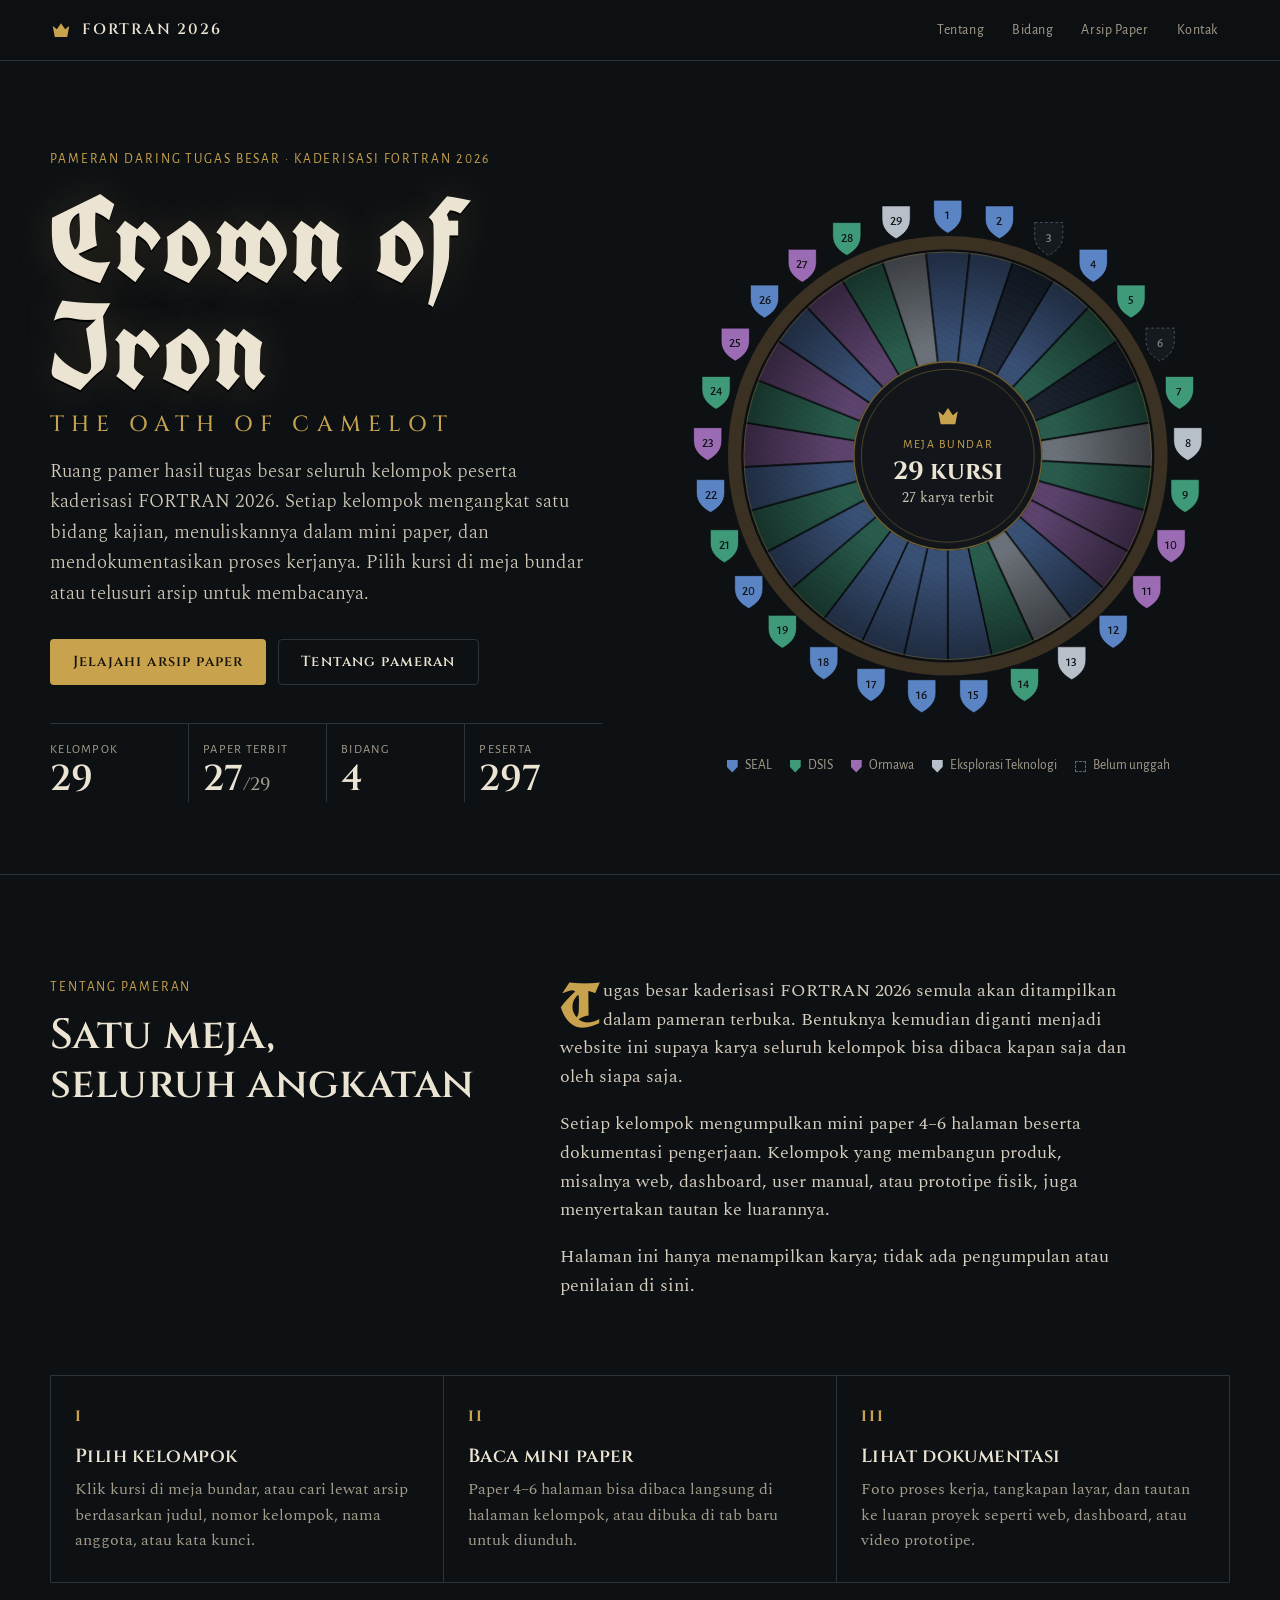
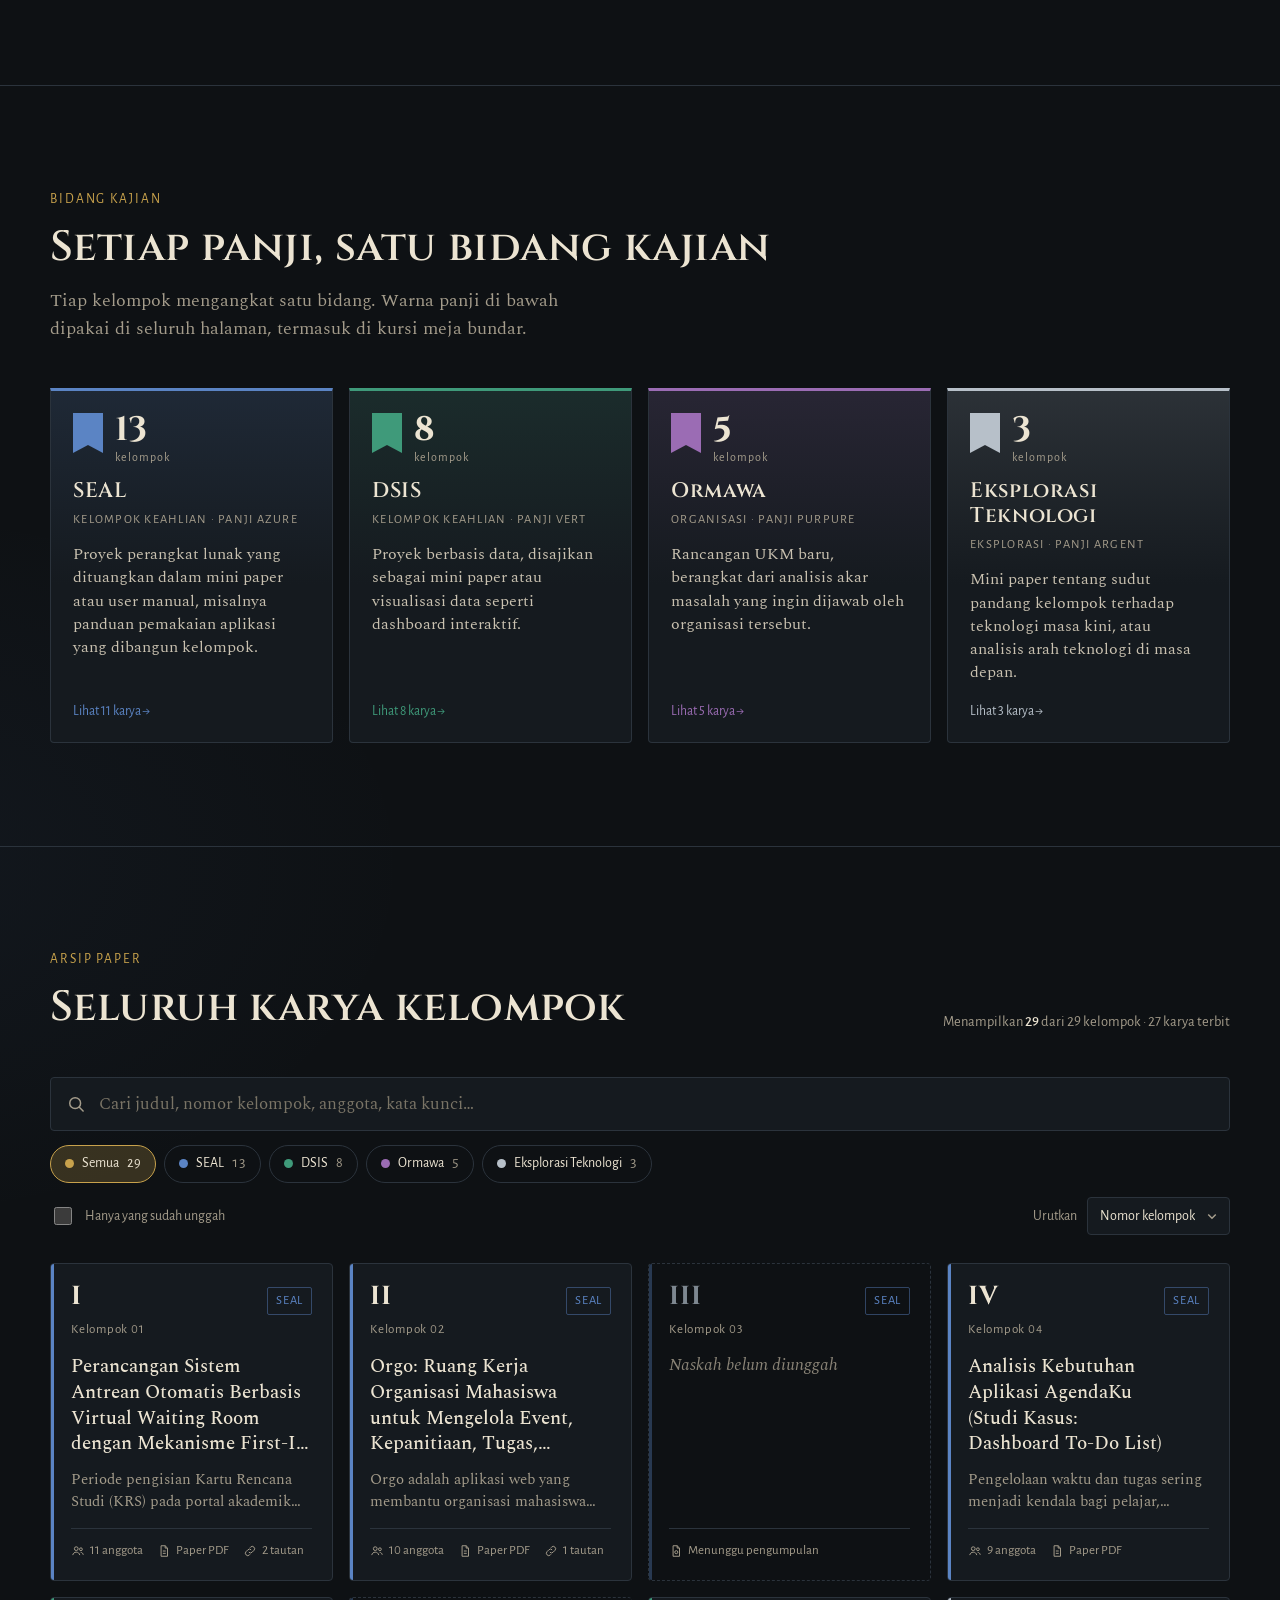
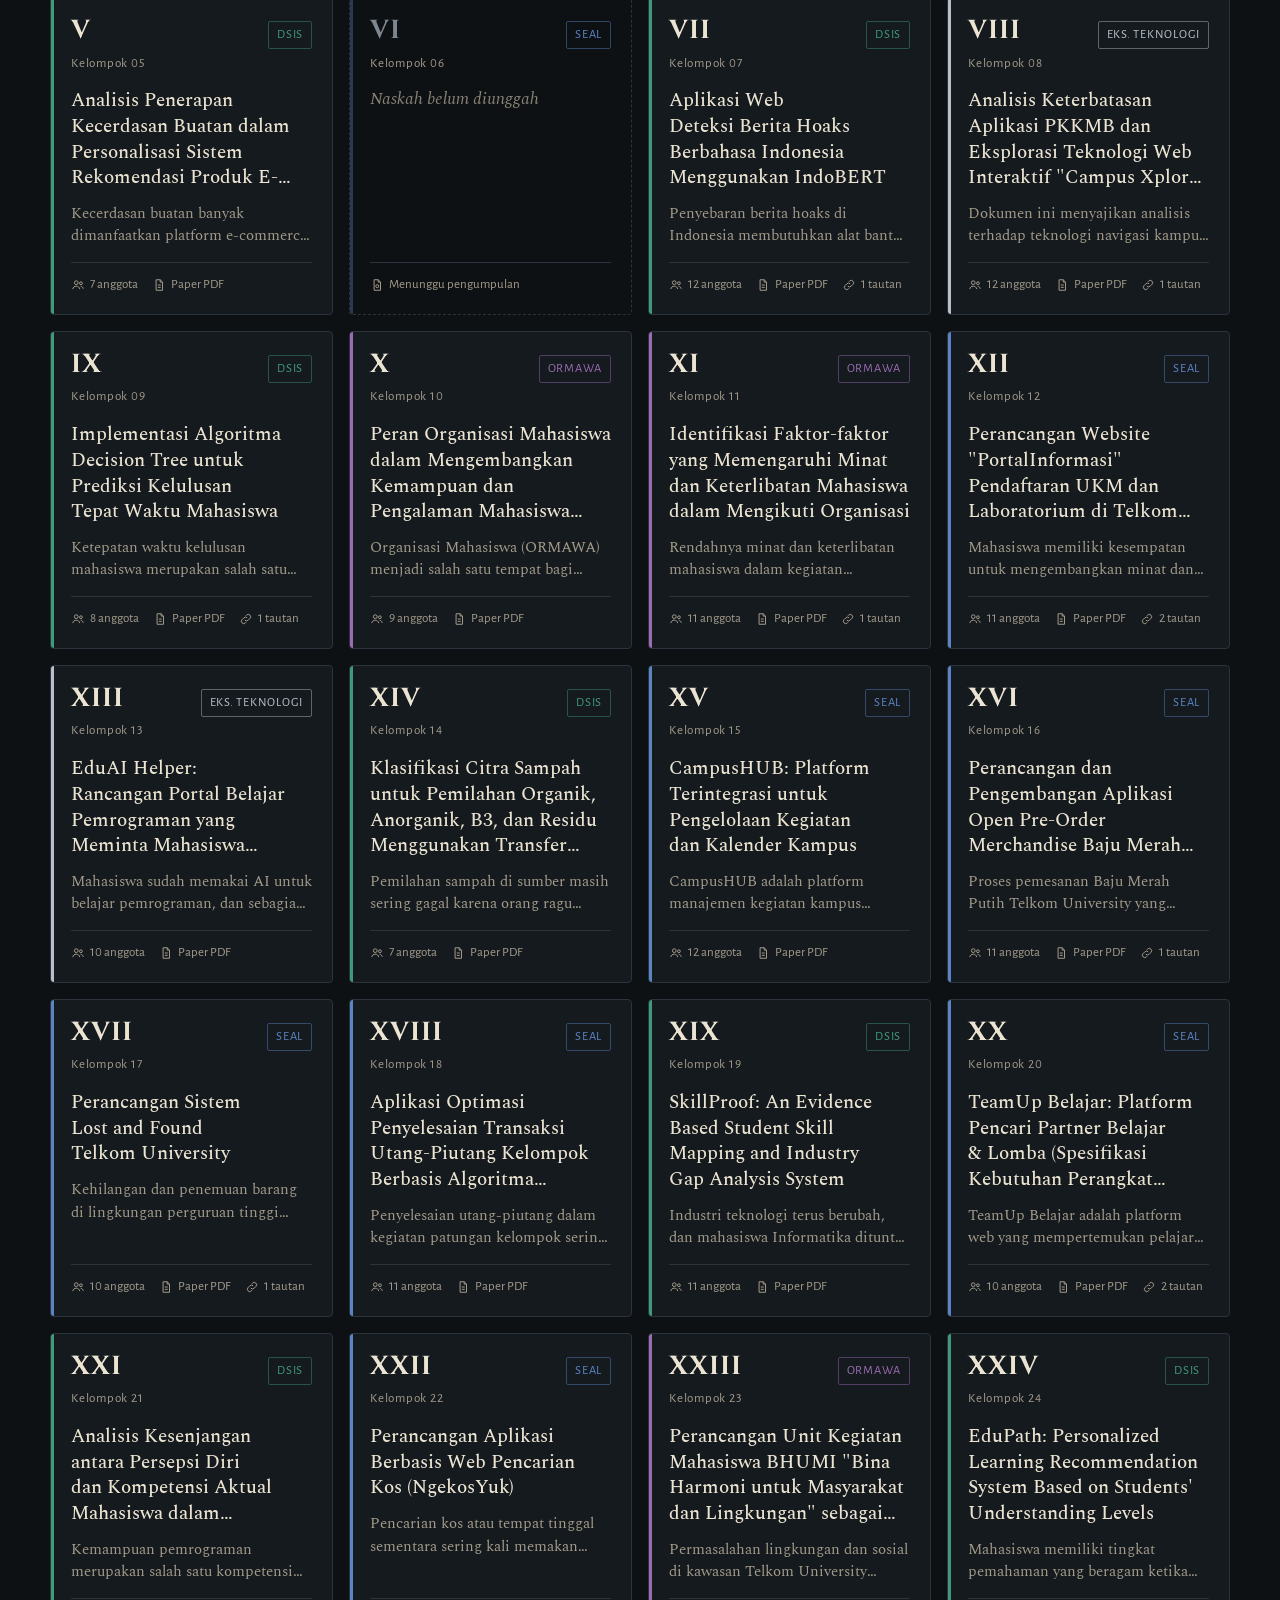
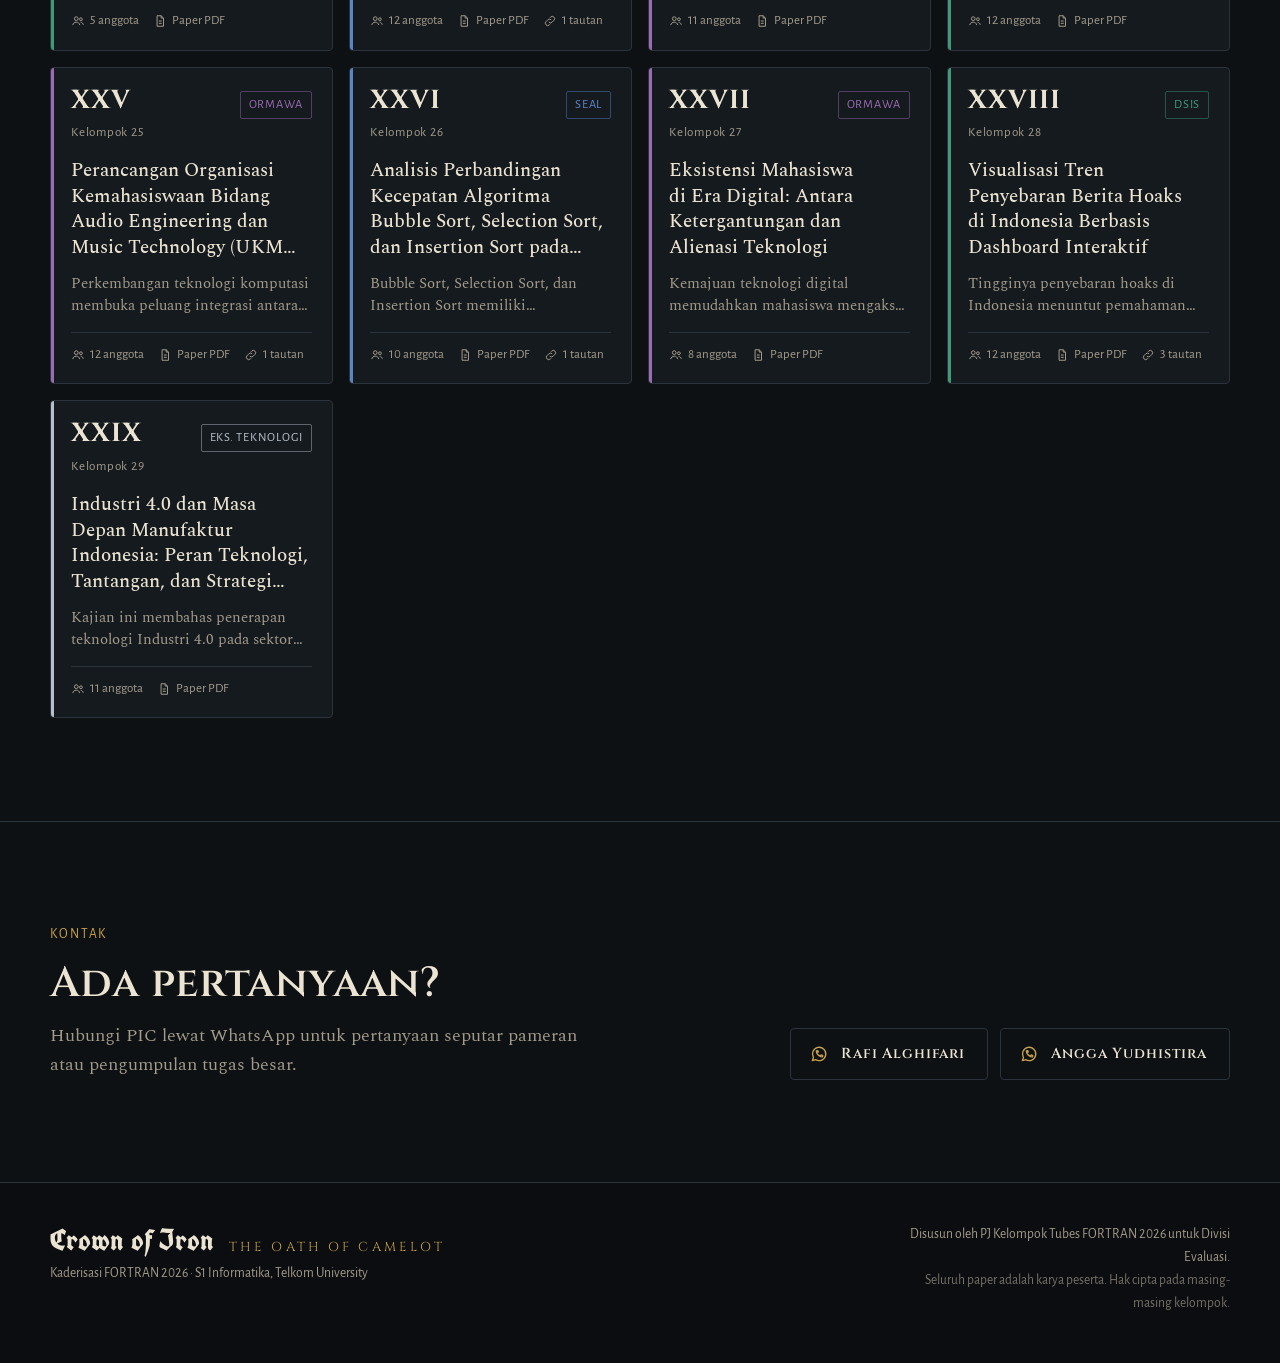
<file: index.html>
<!DOCTYPE html>
<html lang="id">
<head>
  <meta charset="utf-8">
  <meta name="viewport" content="width=device-width, initial-scale=1">
  <title>Meja Bundar FORTRAN 2026</title>
  <meta name="description" content="Pameran daring tugas besar peserta kaderisasi FORTRAN 2026, Informatika Telkom University: mini paper dan dokumentasi seluruh kelompok.">
  <meta property="og:title" content="Meja Bundar FORTRAN 2026">
  <meta property="og:description" content="Pameran daring mini paper dan dokumentasi tugas besar kaderisasi FORTRAN 2026 — Crown of Iron: The Oath of Camelot.">
  <meta name="theme-color" content="#0e1114">
  <link rel="icon" href="data:image/svg+xml,%3Csvg xmlns='http://www.w3.org/2000/svg' viewBox='0 0 32 32'%3E%3Cpath d='M4 10l6 5 6-9 6 9 6-5-3 16H7z' fill='%23c8a24c'/%3E%3C/svg%3E">
  <link rel="preconnect" href="https://fonts.googleapis.com">
  <link rel="preconnect" href="https://fonts.gstatic.com" crossorigin>
  <link rel="stylesheet" href="https://fonts.googleapis.com/css2?family=Alegreya+Sans:wght@400;500&family=Cinzel:wght@500;600;700&family=Spectral:ital,wght@0,300;0,400;0,500;1,400&family=UnifrakturCook:wght@700&display=swap">
  <link rel="stylesheet" href="assets/css/style.css">
</head>
<body>
  <a class="skip" href="#arsip">Langsung ke arsip paper</a>

  <div class="demo-banner" id="demo-banner" hidden>
    Mode contoh: judul dan isi kelompok di halaman ini fiktif, hanya untuk pratinjau tampilan.
  </div>

  <header class="topbar">
    <div class="wrap topbar-inner">
      <a class="brand" href="#beranda" aria-label="Beranda">
        <svg class="brand-crown" viewBox="0 0 32 32" aria-hidden="true"><path d="M4 10l6 5 6-9 6 9 6-5-3 16H7z"/></svg>
        <span class="brand-text"><span data-site="penyelenggara">FORTRAN 2026</span></span>
      </a>
      <nav class="nav" aria-label="Navigasi utama">
        <a href="#tentang">Tentang</a>
        <a href="#bidang">Bidang</a>
        <a href="#arsip">Arsip Paper</a>
        <a href="#kontak">Kontak</a>
      </nav>
    </div>
  </header>

  <main>
    <!-- ============ HERO ============ -->
    <section class="hero" id="beranda">
      <div class="wrap hero-grid">
        <div class="hero-copy">
          <p class="eyebrow"><span data-site="eyebrow">Pameran Daring Tugas Besar · Kaderisasi FORTRAN 2026</span></p>
          <h1 class="hero-title">
            <span class="hero-title-main" data-site="judul">Crown of Iron</span>
            <span class="hero-title-sub" data-site="subjudul">The Oath of Camelot</span>
          </h1>
          <p class="hero-lede" data-site="deskripsi"></p>
          <div class="hero-actions">
            <a class="btn btn-gold" href="#arsip">Jelajahi arsip paper</a>
            <a class="btn btn-ghost" href="#tentang">Tentang pameran</a>
          </div>
          <dl class="tally" id="tally" aria-label="Ringkasan pameran"></dl>
        </div>

        <div class="table-stage">
          <div class="table-wrap">
            <svg class="round-table" id="round-table" viewBox="0 0 600 600" role="group" aria-label="Meja bundar: satu kursi untuk setiap kelompok. Pilih kursi untuk membuka paper kelompok."></svg>
            <div class="table-center" id="table-center" aria-live="polite"></div>
          </div>
          <ul class="legend" id="legend" aria-label="Warna panji tiap bidang"></ul>
        </div>
      </div>
    </section>

    <!-- ============ TENTANG ============ -->
    <section class="section about" id="tentang">
      <div class="wrap about-grid">
        <div>
          <p class="eyebrow">Tentang pameran</p>
          <h2 class="h2">Satu meja, seluruh angkatan</h2>
        </div>
        <div class="prose" id="about-prose"></div>
      </div>
      <div class="wrap">
        <ol class="howto">
          <li>
            <span class="howto-num">I</span>
            <h3>Pilih kelompok</h3>
            <p>Klik kursi di meja bundar, atau cari lewat arsip berdasarkan judul, nomor kelompok, nama anggota, atau kata kunci.</p>
          </li>
          <li>
            <span class="howto-num">II</span>
            <h3>Baca mini paper</h3>
            <p>Paper 4–6 halaman bisa dibaca langsung di halaman kelompok, atau dibuka di tab baru untuk diunduh.</p>
          </li>
          <li>
            <span class="howto-num">III</span>
            <h3>Lihat dokumentasi</h3>
            <p>Foto proses kerja, tangkapan layar, dan tautan ke luaran proyek seperti web, dashboard, atau video prototipe.</p>
          </li>
        </ol>
      </div>
    </section>

    <!-- ============ BIDANG ============ -->
    <section class="section orders" id="bidang">
      <div class="wrap">
        <div class="section-head">
          <p class="eyebrow">Bidang kajian</p>
          <h2 class="h2">Setiap panji, satu bidang kajian</h2>
          <p class="section-sub">Tiap kelompok mengangkat satu bidang. Warna panji di bawah dipakai di seluruh halaman, termasuk di kursi meja bundar.</p>
        </div>
        <div class="orders-grid" id="orders-grid"></div>
      </div>
    </section>

    <!-- ============ ARSIP ============ -->
    <section class="section archive" id="arsip">
      <div class="wrap">
        <div class="section-head archive-head">
          <div>
            <p class="eyebrow">Arsip paper</p>
            <h2 class="h2">Seluruh karya kelompok</h2>
          </div>
          <p class="archive-count" id="archive-count" aria-live="polite"></p>
        </div>

        <div class="controls" role="search">
          <div class="search">
            <label for="q" class="sr-only">Cari paper</label>
            <svg viewBox="0 0 24 24" aria-hidden="true"><circle cx="11" cy="11" r="6.5"/><path d="M16 16l4.5 4.5"/></svg>
            <input id="q" type="search" placeholder="Cari judul, nomor kelompok, anggota, kata kunci…" autocomplete="off">
          </div>
          <div class="chips" id="chips" role="group" aria-label="Saring berdasarkan bidang"></div>
          <div class="control-row">
            <label class="toggle" for="only-ready">
              <input type="checkbox" id="only-ready">
              <span>Hanya yang sudah unggah</span>
            </label>
            <label class="select" for="sort">
              <span>Urutkan</span>
              <select id="sort">
                <option value="no">Nomor kelompok</option>
                <option value="judul">Judul A–Z</option>
                <option value="bidang">Bidang</option>
              </select>
            </label>
          </div>
        </div>

        <div class="folio-grid" id="folio-grid"></div>
        <p class="empty" id="empty" hidden>Tidak ada kelompok yang cocok. Coba kata kunci lain atau pilih <button type="button" class="linklike" id="reset-filter">semua bidang</button>.</p>
      </div>
    </section>

    <!-- ============ KONTAK ============ -->
    <section class="section contact" id="kontak">
      <div class="wrap contact-inner">
        <div>
          <p class="eyebrow">Kontak</p>
          <h2 class="h2">Ada pertanyaan?</h2>
          <p class="section-sub">Hubungi PIC lewat WhatsApp untuk pertanyaan seputar pameran atau pengumpulan tugas besar.</p>
        </div>
        <div class="contact-list">
          <a class="btn btn-ghost contact-btn" href="https://wa.me/6285817282104" target="_blank" rel="noopener">
            <svg viewBox="0 0 24 24" aria-hidden="true"><path d="M4 20l1.3-3.9A8 8 0 1 1 8 18.8z"/><path d="M9 9.2c.3 2.6 2.2 4.6 4.8 5l1-1.2 1.7.8-.4 1.6c-3.6.3-7.4-3.4-7.3-7.1l1.6-.4.8 1.7z"/></svg>
            <span class="contact-name">Rafi Alghifari</span>
          </a>
          <a class="btn btn-ghost contact-btn" href="https://wa.me/6282254929262" target="_blank" rel="noopener">
            <svg viewBox="0 0 24 24" aria-hidden="true"><path d="M4 20l1.3-3.9A8 8 0 1 1 8 18.8z"/><path d="M9 9.2c.3 2.6 2.2 4.6 4.8 5l1-1.2 1.7.8-.4 1.6c-3.6.3-7.4-3.4-7.3-7.1l1.6-.4.8 1.7z"/></svg>
            <span class="contact-name">Angga Yudhistira</span>
          </a>
        </div>
      </div>
    </section>
  </main>

  <footer class="footer">
    <div class="wrap footer-inner">
      <div>
        <p class="footer-title"><span data-site="judul">Crown of Iron</span> <span class="footer-sub" data-site="subjudul">The Oath of Camelot</span></p>
        <p class="footer-text" data-site="institusi"></p>
      </div>
      <div class="footer-text footer-right">
        <p data-site="kredit"></p>
        <p class="footer-fine">Seluruh paper adalah karya peserta. Hak cipta pada masing-masing kelompok.</p>
      </div>
    </div>
  </footer>

  <!-- ============ DETAIL KELOMPOK ============ -->
  <dialog class="detail" id="detail" aria-labelledby="d-title">
    <div class="detail-shell">
      <header class="detail-bar">
        <p class="detail-kicker" id="d-kicker"></p>
        <div class="detail-nav">
          <button type="button" class="icon-btn" id="d-prev" aria-label="Kelompok sebelumnya"><svg viewBox="0 0 24 24"><path d="M15 5l-7 7 7 7"/></svg></button>
          <button type="button" class="icon-btn" id="d-next" aria-label="Kelompok berikutnya"><svg viewBox="0 0 24 24"><path d="M9 5l7 7-7 7"/></svg></button>
          <button type="button" class="icon-btn" id="d-close" aria-label="Tutup" autofocus><svg viewBox="0 0 24 24"><path d="M6 6l12 12M18 6L6 18"/></svg></button>
        </div>
      </header>
      <div class="detail-body" id="detail-body"></div>
    </div>
  </dialog>

  <div class="lightbox" id="lightbox" hidden>
    <button type="button" class="icon-btn lb-close" id="lb-close" aria-label="Tutup foto"><svg viewBox="0 0 24 24"><path d="M6 6l12 12M18 6L6 18"/></svg></button>
    <button type="button" class="icon-btn lb-prev" id="lb-prev" aria-label="Foto sebelumnya"><svg viewBox="0 0 24 24"><path d="M15 5l-7 7 7 7"/></svg></button>
    <figure class="lb-figure">
      <img id="lb-img" alt="">
      <figcaption id="lb-cap"></figcaption>
    </figure>
    <button type="button" class="icon-btn lb-next" id="lb-next" aria-label="Foto berikutnya"><svg viewBox="0 0 24 24"><path d="M9 5l7 7-7 7"/></svg></button>
  </div>

  <noscript><p class="noscript">Aktifkan JavaScript untuk melihat arsip paper.</p></noscript>

  <script src="data/kelompok.js"></script>
  <script src="assets/js/app.js"></script>
</body>
</html>
</file>
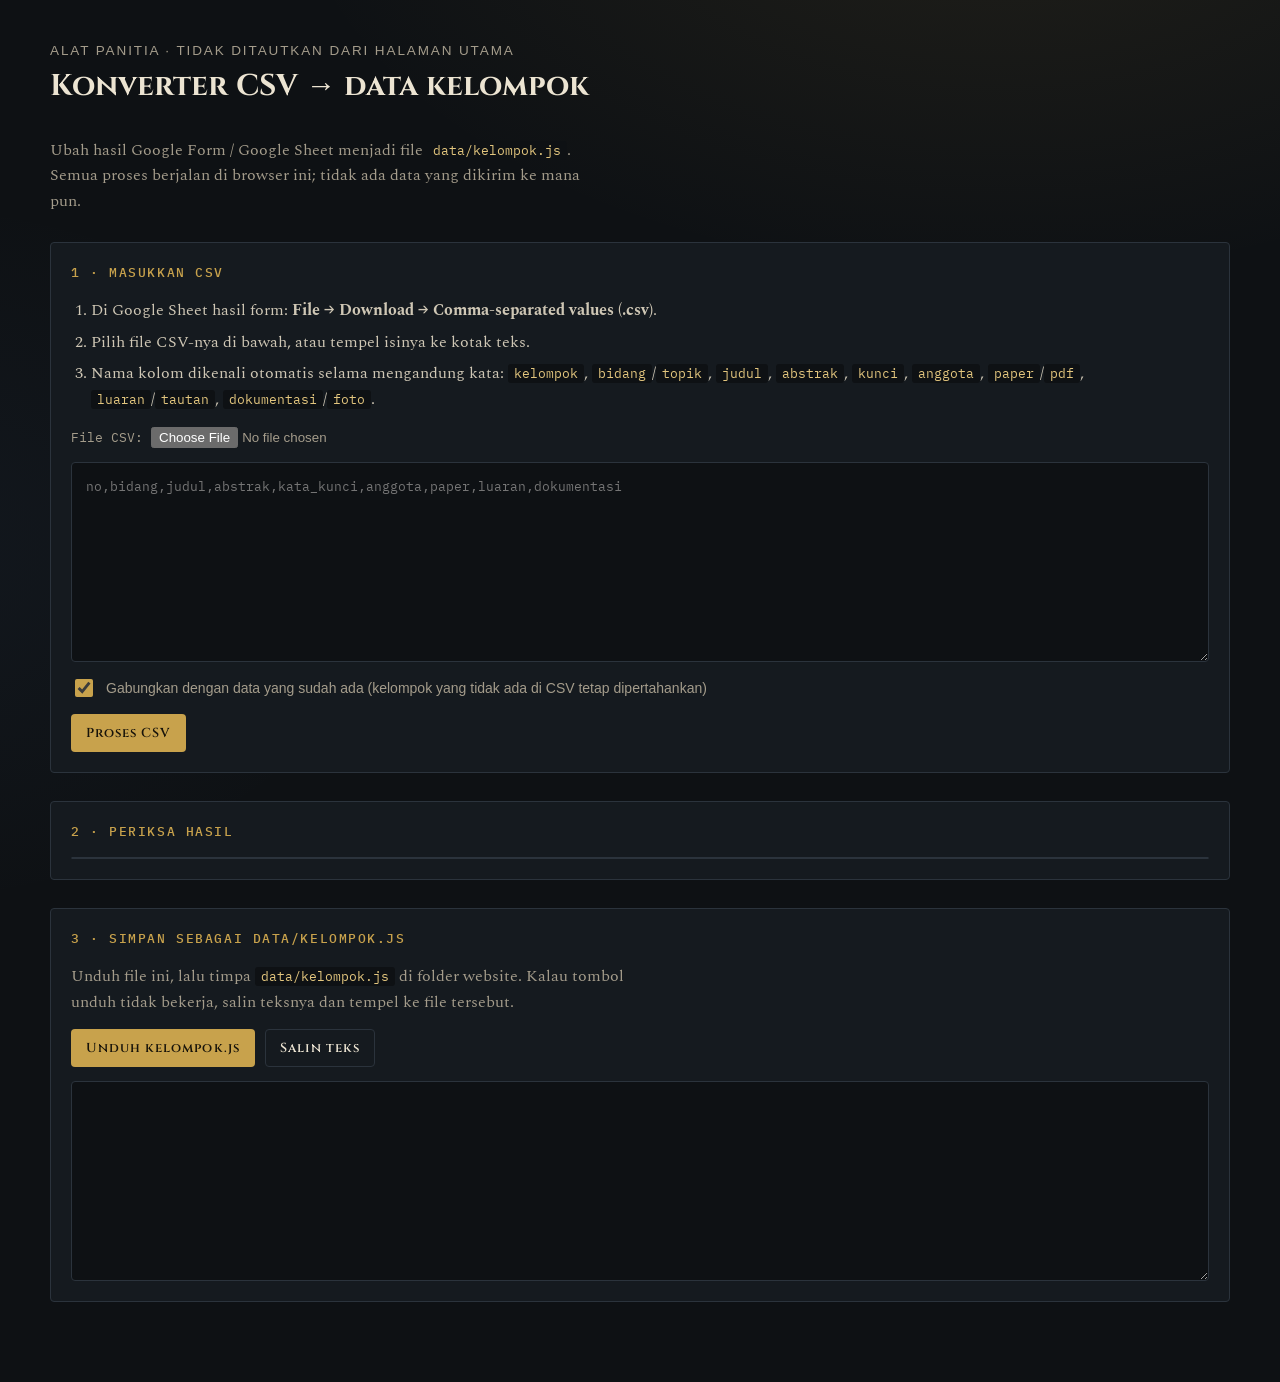
<file: admin/konverter.html>
<!DOCTYPE html>
<html lang="id">
<head>
  <meta charset="utf-8">
  <meta name="viewport" content="width=device-width, initial-scale=1">
  <meta name="robots" content="noindex">
  <title>Konverter Data Kelompok</title>
  <link rel="stylesheet" href="https://fonts.googleapis.com/css2?family=Cinzel:wght@600&family=IBM+Plex+Mono:wght@400;500&family=Spectral:wght@400;500&display=swap">
  <link rel="stylesheet" href="../assets/css/style.css">
  <style>
    body { font-size: 16px; }
    .page { padding: 40px 0 80px; display: grid; gap: 28px; }
    .page h1 { font-family: var(--f-display); font-size: 30px; margin: 0; }
    .page p { margin: 0; color: var(--muted); max-width: 70ch; }
    .card { background: var(--iron-2); border: 1px solid var(--line); border-radius: var(--radius); padding: 20px; display: grid; gap: 14px; }
    .card h2 { margin: 0; font-family: var(--f-mono); font-size: 13px; letter-spacing: .12em; text-transform: uppercase; color: var(--gold); font-weight: 500; }
    textarea { width: 100%; min-height: 200px; padding: 14px; background: var(--iron); color: var(--parch); border: 1px solid var(--line); border-radius: var(--radius); font-family: var(--f-mono); font-size: 13px; line-height: 1.5; resize: vertical; }
    textarea:focus { outline: none; border-color: var(--gold); }
    .row { display: flex; flex-wrap: wrap; gap: 10px; align-items: center; }
    .file { font-family: var(--f-mono); font-size: 13px; color: var(--muted); }
    .status { font-family: var(--f-mono); font-size: 13px; color: var(--muted); }
    .status.ok { color: #7cc4a4; }
    .status.err { color: #e58a7e; }
    .tbl-wrap { overflow-x: auto; border: 1px solid var(--line); border-radius: var(--radius); }
    table { border-collapse: collapse; width: 100%; font-size: 14px; }
    th, td { padding: 8px 12px; border-bottom: 1px solid var(--line); text-align: left; vertical-align: top; }
    th { font-family: var(--f-mono); font-size: 12px; color: var(--muted); font-weight: 500; background: var(--iron); white-space: nowrap; }
    td.num { font-family: var(--f-mono); font-variant-numeric: tabular-nums; }
    .warn { color: #e0b960; font-family: var(--f-mono); font-size: 12px; }
    .good { color: #7cc4a4; font-family: var(--f-mono); font-size: 12px; }
    code { font-family: var(--f-mono); font-size: 13px; background: var(--iron); padding: 1px 6px; border-radius: 3px; color: var(--gold-hi); }
    ol.steps { margin: 0; padding-left: 20px; color: #cfc7b5; display: grid; gap: 6px; }
  </style>
</head>
<body>
  <main class="wrap page">
    <div>
      <p class="eyebrow">Alat panitia · tidak ditautkan dari halaman utama</p>
      <h1>Konverter CSV → data kelompok</h1>
    </div>
    <p>Ubah hasil Google Form / Google Sheet menjadi file <code>data/kelompok.js</code>. Semua proses berjalan di browser ini; tidak ada data yang dikirim ke mana pun.</p>

    <section class="card">
      <h2>1 · Masukkan CSV</h2>
      <ol class="steps">
        <li>Di Google Sheet hasil form: <b>File → Download → Comma-separated values (.csv)</b>.</li>
        <li>Pilih file CSV-nya di bawah, atau tempel isinya ke kotak teks.</li>
        <li>Nama kolom dikenali otomatis selama mengandung kata: <code>kelompok</code>, <code>bidang</code>/<code>topik</code>, <code>judul</code>, <code>abstrak</code>, <code>kunci</code>, <code>anggota</code>, <code>paper</code>/<code>pdf</code>, <code>luaran</code>/<code>tautan</code>, <code>dokumentasi</code>/<code>foto</code>.</li>
      </ol>
      <div class="row">
        <label class="file" for="file">File CSV: <input type="file" id="file" accept=".csv,text/csv,.tsv,text/plain"></label>
      </div>
      <label for="csv" class="sr-only">Isi CSV</label>
      <textarea id="csv" spellcheck="false" placeholder="no,bidang,judul,abstrak,kata_kunci,anggota,paper,luaran,dokumentasi"></textarea>
      <div class="row">
        <label class="toggle" for="merge"><input type="checkbox" id="merge" checked> <span>Gabungkan dengan data yang sudah ada (kelompok yang tidak ada di CSV tetap dipertahankan)</span></label>
      </div>
      <div class="row">
        <button type="button" class="btn btn-gold btn-sm" id="convert">Proses CSV</button>
        <span class="status" id="status" aria-live="polite"></span>
      </div>
    </section>

    <section class="card" id="preview-card" hidden>
      <h2>2 · Periksa hasil</h2>
      <div class="tbl-wrap"><table id="preview"></table></div>
    </section>

    <section class="card" id="out-card" hidden>
      <h2>3 · Simpan sebagai data/kelompok.js</h2>
      <p>Unduh file ini, lalu timpa <code>data/kelompok.js</code> di folder website. Kalau tombol unduh tidak bekerja, salin teksnya dan tempel ke file tersebut.</p>
      <div class="row">
        <button type="button" class="btn btn-gold btn-sm" id="download">Unduh kelompok.js</button>
        <button type="button" class="btn btn-ghost btn-sm" id="copy">Salin teks</button>
        <span class="status" id="copy-status" aria-live="polite"></span>
      </div>
      <label for="out" class="sr-only">Hasil</label>
      <textarea id="out" spellcheck="false" readonly></textarea>
    </section>
  </main>

  <script src="../data/kelompok.js"></script>
  <script>
  (function () {
    "use strict";
    var SITE = window.SITE || {}, BIDANG = window.BIDANG || {}, OLD = window.KELOMPOK || [];
    function $(s) { return document.querySelector(s); }
    function esc(s) { return String(s == null ? "" : s).replace(/[&<>"]/g, function (c) { return { "&": "&amp;", "<": "&lt;", ">": "&gt;", '"': "&quot;" }[c]; }); }

    /* CSV parser: tanda kutip, baris baru di dalam sel, pemisah , ; atau tab */
    function parseCSV(text) {
      text = text.replace(/^﻿/, "");
      var first = text.split(/\r?\n/)[0] || "";
      var delim = [",", ";", "\t"].sort(function (a, b) { return first.split(b).length - first.split(a).length; })[0];
      var rows = [], row = [], cell = "", q = false;
      for (var i = 0; i < text.length; i++) {
        var c = text[i];
        if (q) {
          if (c === '"') { if (text[i + 1] === '"') { cell += '"'; i++; } else q = false; }
          else cell += c;
        } else if (c === '"') q = true;
        else if (c === delim) { row.push(cell); cell = ""; }
        else if (c === "\n" || c === "\r") {
          if (c === "\r" && text[i + 1] === "\n") i++;
          row.push(cell); rows.push(row); row = []; cell = "";
        } else cell += c;
      }
      if (cell !== "" || row.length) { row.push(cell); rows.push(row); }
      return rows.filter(function (r) { return r.some(function (x) { return x.trim() !== ""; }); });
    }

    var FIELDS = [
      ["no", /(^no$|nomor|kelompok)/],
      ["bidang", /(bidang|topik)/],
      ["judul", /judul/],
      ["abstrak", /(abstrak|ringkasan|abstract)/],
      ["kataKunci", /(kunci|keyword)/],
      ["anggota", /anggota/],
      ["paper", /(paper|pdf|naskah)/],
      ["luaran", /(luaran|tautan|link|url)/],
      ["dokumentasi", /(dokumentasi|foto|gambar)/]
    ];
    function mapHeader(h) {
      var map = {};
      h.forEach(function (name, i) {
        var n = name.toLowerCase().trim();
        if (/timestamp|cap waktu|email/.test(n)) return;
        for (var f = 0; f < FIELDS.length; f++) {
          var key = FIELDS[f][0];
          if (map[key] == null && FIELDS[f][1].test(n)) { map[key] = i; break; }
        }
      });
      return map;
    }
    function splitList(s, allowComma) {
      var re = allowComma ? /\r?\n|;|,(?=\s*https?:)|,(?![^()]*\))/ : /\r?\n|;/;
      return String(s || "").split(re).map(function (x) { return x.trim(); }).filter(Boolean);
    }
    function normBidang(b) {
      var k = String(b || "").trim().toUpperCase();
      if (!k) return "";
      if (BIDANG[k]) return k;
      if (k.indexOf("TEKNO") !== -1) return "TEKNOLOGI";
      if (k.indexOf("ORMAWA") !== -1 || k.indexOf("UKM") !== -1) return "ORMAWA";
      for (var key in BIDANG) if (String(BIDANG[key].nama).toUpperCase() === k) return key;
      return "?" + b;
    }
    function parseMember(s) {
      var nim = (s.match(/\d{8,15}/) || [""])[0];
      var nama = s.replace(nim, "").replace(/[()\[\]\-–—|,:]+/g, " ").replace(/\s+/g, " ").trim();
      return { nama: nama, nim: nim };
    }
    function parseLink(s) {
      var parts = s.split("|").map(function (x) { return x.trim(); });
      if (parts.length > 1) return { label: parts[0], url: parts.slice(1).join("|") };
      return { label: "Tautan proyek", url: parts[0] };
    }
    function parseDoc(s) {
      var parts = s.split("|").map(function (x) { return x.trim(); });
      return parts[1] ? { src: parts[0], caption: parts[1] } : { src: parts[0] };
    }

    function rowToGroup(r, m) {
      function get(k) { return m[k] == null ? "" : String(r[m[k]] || "").trim(); }
      var no = parseInt((get("no").match(/\d+/) || [""])[0], 10);
      return {
        no: no,
        bidang: normBidang(get("bidang")),
        judul: get("judul"),
        abstrak: get("abstrak").replace(/\s*\r?\n\s*/g, " "),
        kataKunci: get("kataKunci").split(/[,;\n]/).map(function (x) { return x.trim(); }).filter(Boolean),
        anggota: splitList(get("anggota")).map(parseMember).filter(function (a) { return a.nama; }),
        paper: get("paper").split(/[\s,]+/).filter(Boolean)[0] || "",
        luaran: splitList(get("luaran"), true).map(parseLink).filter(function (l) { return /^https?:\/\//.test(l.url); }),
        dokumentasi: splitList(get("dokumentasi"), true).map(parseDoc)
      };
    }

    var result = null;
    function build(groups) {
      var lines = [];
      lines.push("/* Dibuat oleh admin/konverter.html pada " + new Date().toLocaleString("id-ID") + " */");
      lines.push("");
      lines.push("window.SITE = " + JSON.stringify(SITE, null, 2) + ";");
      lines.push("");
      lines.push("window.BIDANG = " + JSON.stringify(BIDANG, null, 2) + ";");
      lines.push("");
      lines.push("window.KELOMPOK = " + JSON.stringify(groups, null, 2) + ";");
      return lines.join("\n") + "\n";
    }

    function run() {
      var status = $("#status");
      status.className = "status";
      var rows = parseCSV($("#csv").value);
      if (rows.length < 2) { status.className = "status err"; status.textContent = "CSV kosong atau hanya berisi judul kolom."; return; }
      var m = mapHeader(rows[0]);
      if (m.no == null) { status.className = "status err"; status.textContent = "Kolom nomor kelompok tidak ditemukan. Beri judul kolom yang mengandung kata \"kelompok\" atau \"no\"."; return; }

      var parsed = {};
      var skipped = 0;
      rows.slice(1).forEach(function (r) {
        var g = rowToGroup(r, m);
        if (!g.no) { skipped++; return; }
        parsed[g.no] = g; // kiriman terakhir yang dipakai
      });

      var merged = {};
      if ($("#merge").checked) OLD.forEach(function (g) { if (g && g.no) merged[g.no] = g; });
      Object.keys(parsed).forEach(function (no) {
        var g = parsed[no], old = merged[no] || {};
        if (!g.bidang && old.bidang) g.bidang = old.bidang;
        merged[no] = g;
      });
      var groups = Object.keys(merged).map(Number).sort(function (a, b) { return a - b; }).map(function (n) { return merged[n]; });

      var html = "<thead><tr><th>No</th><th>Bidang</th><th>Judul</th><th>Anggota</th><th>Paper</th><th>Foto</th><th>Tautan</th><th>Catatan</th></tr></thead><tbody>";
      groups.forEach(function (g) {
        var notes = [];
        if (!parsed[g.no]) notes.push('<span class="good">data lama</span>');
        if (String(g.bidang || "").charAt(0) === "?") notes.push('<span class="warn">bidang tidak dikenal: ' + esc(g.bidang.slice(1)) + "</span>");
        if (!g.judul) notes.push('<span class="warn">judul kosong</span>');
        if (g.judul && !g.paper) notes.push('<span class="warn">tanpa PDF</span>');
        if (g.no > (SITE.jumlahKelompok || 99)) notes.push('<span class="warn">nomor melebihi jumlah kelompok</span>');
        html += '<tr><td class="num">' + g.no + "</td><td>" + esc(g.bidang || "–") + "</td><td>" + esc(g.judul || "–") + '</td><td class="num">' + (g.anggota || []).length +
          "</td><td>" + (g.paper ? "ada" : "–") + '</td><td class="num">' + (g.dokumentasi || []).length + '</td><td class="num">' + (g.luaran || []).length + "</td><td>" + notes.join("<br>") + "</td></tr>";
      });
      $("#preview").innerHTML = html + "</tbody>";
      groups.forEach(function (g) { if (String(g.bidang || "").charAt(0) === "?") g.bidang = ""; });

      result = build(groups);
      $("#out").value = result;
      $("#preview-card").hidden = false;
      $("#out-card").hidden = false;
      status.className = "status ok";
      status.textContent = Object.keys(parsed).length + " kelompok terbaca dari CSV" + (skipped ? ", " + skipped + " baris dilewati karena tanpa nomor" : "") + ".";
    }

    $("#file").addEventListener("change", function (e) {
      var f = e.target.files[0];
      if (!f) return;
      var rd = new FileReader();
      rd.onload = function () { $("#csv").value = rd.result; run(); };
      rd.readAsText(f);
    });
    $("#convert").addEventListener("click", run);
    $("#download").addEventListener("click", function () {
      if (!result) return;
      var a = document.createElement("a");
      a.href = URL.createObjectURL(new Blob([result], { type: "text/javascript" }));
      a.download = "kelompok.js";
      document.body.appendChild(a); a.click(); a.remove();
    });
    $("#copy").addEventListener("click", function () {
      if (!result) return;
      var s = $("#copy-status");
      if (navigator.clipboard) {
        navigator.clipboard.writeText(result).then(function () { s.textContent = "Tersalin."; }, function () { $("#out").select(); s.textContent = "Teks sudah dipilih, tekan Ctrl+C."; });
      } else { $("#out").select(); s.textContent = "Teks sudah dipilih, tekan Ctrl+C."; }
    });
  })();
  </script>
</body>
</html>
</file>
<file: assets/css/style.css>
/* Meja Bundar FORTRAN 2026
   Layout idea: an iron-dark hall; the hero is a Winchester-style round table
   whose wedges are the groups, tinted by heraldic tincture per bidang.
   Single dark theme by choice. */
:root {
  --iron: #0e1114;
  --iron-2: #151a1f;
  --iron-3: #1d232a;
  --line: #2b333c;
  --parch: #ece4d2;
  --muted: #a49c8b;
  --gold: #c8a24c;
  --gold-hi: #e3c67e;

  --f-black: "UnifrakturCook", "Old English Text MT", "Cinzel", serif;
  --f-display: "Cinzel", "Trajan Pro", Georgia, serif;
  --f-body: "Spectral", Georgia, "Times New Roman", serif;
  --f-mono: "IBM Plex Mono", ui-monospace, "SFMono-Regular", Consolas, monospace;
  --f-ui: "Alegreya Sans", "Gill Sans", "Trebuchet MS", sans-serif;

  --radius: 4px;
  --wrap: 1180px;
  color-scheme: dark;
}

*, *::before, *::after { box-sizing: border-box; }
html { scroll-behavior: smooth; scroll-padding-top: 76px; -webkit-text-size-adjust: 100%; }
body {
  margin: 0;
  background:
    radial-gradient(1200px 700px at 78% -10%, rgba(200,162,76,.10), transparent 60%),
    radial-gradient(900px 600px at -10% 40%, rgba(91,132,196,.06), transparent 60%),
    var(--iron);
  color: var(--parch);
  font-family: var(--f-body);
  font-size: 18px;
  line-height: 1.6;
  font-weight: 400;
  -webkit-font-smoothing: antialiased;
}
img { max-width: 100%; display: block; }
a { color: var(--gold-hi); }
:focus-visible { outline: 2px solid var(--gold-hi); outline-offset: 3px; border-radius: 2px; }
.sr-only { position: absolute; width: 1px; height: 1px; overflow: hidden; clip: rect(0 0 0 0); white-space: nowrap; }
.skip { position: absolute; left: 16px; top: -60px; background: var(--gold); color: var(--iron); padding: 8px 14px; z-index: 100; font-family: var(--f-ui); font-size: 15px; font-variant-numeric: lining-nums; }
.skip:focus { top: 12px; }
.wrap { width: min(var(--wrap), 100% - 40px); margin-inline: auto; }

.eyebrow {
  margin: 0 0 14px;
  font-family: var(--f-ui);
  font-size: 13.5px;
  letter-spacing: .14em;
  text-transform: uppercase;
  color: var(--gold);
  font-variant-numeric: lining-nums;
}
.h2 {
  margin: 0;
  font-family: var(--f-display);
  font-weight: 600;
  font-size: clamp(28px, 3.6vw, 42px);
  line-height: 1.15;
  letter-spacing: .01em;
  text-wrap: balance;
}

/* ---------- demo banner ---------- */
.demo-banner {
  background: repeating-linear-gradient(-45deg, #3a2e12 0 12px, #33290f 12px 24px);
  color: var(--gold-hi);
  font-family: var(--f-ui);
  font-size: 14px;
  text-align: center;
  padding: 8px 16px;
  border-bottom: 1px solid #5a4818;
  font-variant-numeric: lining-nums;
}

/* ---------- top bar ---------- */
.topbar {
  position: sticky; top: 0; z-index: 20;
  background: rgba(14,17,20,.82);
  backdrop-filter: blur(10px);
  -webkit-backdrop-filter: blur(10px);
  border-bottom: 1px solid var(--line);
}
.topbar-inner { display: flex; align-items: center; justify-content: space-between; gap: 16px; height: 60px; }
.brand { display: flex; align-items: center; gap: 10px; text-decoration: none; color: var(--parch); }
.brand-crown { width: 22px; height: 22px; fill: var(--gold); }
.brand-text { font-family: var(--f-display); font-weight: 600; letter-spacing: .12em; font-size: 15px; }
.nav { display: flex; gap: 4px; }
.nav a {
  color: var(--muted); text-decoration: none;
  font-family: var(--f-ui); font-size: 14px; letter-spacing: .04em;
  padding: 8px 12px; border-radius: var(--radius);
  font-variant-numeric: lining-nums;
}
.nav a:hover { color: var(--parch); background: var(--iron-3); }

/* ---------- buttons ---------- */
.btn {
  display: inline-flex; align-items: center; justify-content: center; gap: 8px;
  min-height: 46px; padding: 0 22px;
  font-family: var(--f-display); font-weight: 600; font-size: 14.5px; letter-spacing: .08em;
  text-decoration: none; border-radius: var(--radius); cursor: pointer;
  border: 1px solid transparent; transition: background .2s, color .2s, border-color .2s;
}
.btn-gold { background: var(--gold); color: #17130a; }
.btn-gold:hover { background: var(--gold-hi); }
.btn-ghost { border-color: var(--line); color: var(--parch); background: transparent; }
.btn-ghost:hover { border-color: var(--gold); color: var(--gold-hi); }
.btn-sm { min-height: 38px; padding: 0 14px; font-size: 13px; }

/* ---------- hero ---------- */
.hero { padding: clamp(40px, 7vw, 88px) 0 clamp(40px, 6vw, 72px); border-bottom: 1px solid var(--line); }
.hero-grid { display: grid; grid-template-columns: minmax(0, 1fr) minmax(0, 1.02fr); gap: clamp(28px, 5vw, 64px); align-items: center; }
.hero-title { margin: 0 0 22px; line-height: .9; }
.hero-title-main {
  display: block;
  font-family: var(--f-black);
  font-weight: 700;
  font-size: clamp(60px, 9.4vw, 124px);
  color: var(--parch);
  letter-spacing: .005em;
  text-shadow: 0 2px 0 #000, 0 0 40px rgba(200,162,76,.18);
}
.hero-title-sub {
  display: block;
  margin-top: 14px;
  font-family: var(--f-display);
  font-weight: 500;
  font-size: clamp(16px, 2vw, 22px);
  letter-spacing: .32em;
  text-transform: uppercase;
  color: var(--gold);
}
.hero-lede { max-width: 54ch; margin: 0 0 30px; color: #d4ccba; font-weight: 300; font-size: 19px; }
.hero-actions { display: flex; flex-wrap: wrap; gap: 12px; margin-bottom: 38px; }

.tally { display: grid; grid-template-columns: repeat(4, minmax(0, 1fr)); margin: 0; border-top: 1px solid var(--line); }
.tally div { padding: 16px 12px 0 0; }
.tally div + div { padding-left: 14px; border-left: 1px solid var(--line); }
.tally dt { font-family: var(--f-ui); font-size: 12.5px; letter-spacing: .1em; text-transform: uppercase; color: var(--muted); order: 2; font-variant-numeric: lining-nums; }
.tally dd { margin: 0 0 2px; font-family: var(--f-display); font-weight: 600; font-size: clamp(26px, 3vw, 36px); line-height: 1.1; font-variant-numeric: tabular-nums; }
.tally dd small { font-size: .5em; color: var(--muted); font-weight: 500; }
.tally div { display: flex; flex-direction: column-reverse; }

/* ---------- round table ---------- */
.table-stage { display: flex; flex-direction: column; align-items: center; gap: 18px; }
.table-wrap { position: relative; width: 100%; max-width: 600px; aspect-ratio: 1; }
.round-table { width: 100%; height: 100%; display: block; overflow: visible; }
.rt-rim { fill: none; stroke: #3b3122; stroke-width: 14; }
.rt-rim-inner { fill: none; stroke: rgba(200,162,76,.35); stroke-width: 1; }
.rt-hub { fill: #12161a; stroke: rgba(200,162,76,.55); stroke-width: 1.5; }
.rt-wedge { stroke: #0b0e11; stroke-width: 1.5; transition: filter .2s, opacity .2s; }
.rt-seat { cursor: pointer; outline: none; }
.rt-seat .rt-shield { stroke: rgba(0,0,0,.6); stroke-width: 1; transition: transform .2s; transform-box: fill-box; transform-origin: center; }
.rt-seat .rt-num { font-family: var(--f-ui); font-size: 14px; font-weight: 500; text-anchor: middle; dominant-baseline: central; pointer-events: none; font-variant-numeric: lining-nums; }
.rt-seat.is-pending .rt-shield { fill: var(--iron-2); stroke: #4a5560; stroke-dasharray: 3 2.5; }
.rt-seat.is-pending .rt-num { fill: #7d8790; }
.rt-seat:hover .rt-shield,
.rt-seat:focus-visible .rt-shield,
.rt-seat.is-hot .rt-shield { transform: scale(1.22); stroke: var(--gold-hi); stroke-width: 1.6; }
.round-table.has-hot .rt-wedge { opacity: .45; }
.round-table.has-hot .rt-wedge.is-hot { opacity: 1; filter: brightness(1.5); }
.round-table.is-filtered .rt-seat.is-dim { opacity: .25; }
.round-table.is-filtered .rt-wedge.is-dim { opacity: .3; }

@keyframes wedge-in { from { opacity: .08; } to { opacity: 1; } }
@keyframes seat-in { from { opacity: 0; transform: translateY(-6px); } to { opacity: 1; transform: none; } }
.rt-wedge { animation: wedge-in .7s ease-out both; animation-delay: calc(var(--i) * 28ms); }
.rt-seat { animation: seat-in .5s ease-out both; animation-delay: calc(300ms + var(--i) * 28ms); }

.table-center {
  position: absolute; inset: 0; margin: auto;
  width: 30%; height: 30%;
  display: flex; flex-direction: column; align-items: center; justify-content: center; text-align: center;
  pointer-events: none;
}
.tc-crown { width: 26px; height: 26px; fill: var(--gold); margin-bottom: 6px; }
.tc-kicker { font-family: var(--f-ui); font-size: 12px; letter-spacing: .14em; text-transform: uppercase; color: var(--gold); font-variant-numeric: lining-nums; }
.tc-big { font-family: var(--f-display); font-weight: 700; font-size: clamp(17px, 2.6vw, 25px); line-height: 1.1; margin: 4px 0; white-space: nowrap; }
.tc-text { font-size: clamp(12px, 1.5vw, 14px); line-height: 1.35; color: #cfc7b5; display: -webkit-box; -webkit-line-clamp: 3; -webkit-box-orient: vertical; overflow: hidden; }

.legend { list-style: none; margin: 0; padding: 0; display: flex; flex-wrap: wrap; justify-content: center; gap: 8px 18px; font-family: var(--f-ui); font-size: 13.5px; color: var(--muted); font-variant-numeric: lining-nums; }
.legend li { display: flex; align-items: center; gap: 7px; }
.legend i { width: 11px; height: 13px; display: inline-block; clip-path: polygon(0 0, 100% 0, 100% 55%, 50% 100%, 0 55%); }
.legend .is-pending i { background: transparent; outline: 1px dashed #5a6570; outline-offset: -1px; clip-path: none; width: 11px; height: 11px; }

/* ---------- sections ---------- */
.section { padding: clamp(56px, 8vw, 104px) 0; }
.section + .section { border-top: 1px solid var(--line); }
.section-head { margin-bottom: clamp(28px, 4vw, 44px); }
.section-sub { max-width: 62ch; margin: 14px 0 0; color: var(--muted); }

.about-grid { display: grid; grid-template-columns: minmax(0, .8fr) minmax(0, 1.2fr); gap: clamp(24px, 5vw, 72px); margin-bottom: clamp(36px, 5vw, 56px); }
.prose p { margin: 0 0 1em; max-width: 64ch; color: #d6cebd; }
.prose p:first-child::first-letter {
  font-family: var(--f-black); font-size: 3.4em; float: left; line-height: .82; margin: .06em .08em 0 0; color: var(--gold);
}
.howto { list-style: none; margin: 0; padding: 0; display: grid; grid-template-columns: repeat(3, minmax(0, 1fr)); gap: 1px; background: var(--line); border: 1px solid var(--line); }
.howto li { background: var(--iron); padding: 26px 24px 28px; }
.howto-num { font-family: var(--f-display); font-weight: 700; color: var(--gold); font-size: 15px; letter-spacing: .12em; }
.howto h3 { margin: 10px 0 6px; font-family: var(--f-display); font-weight: 600; font-size: 19px; letter-spacing: .02em; }
.howto p { margin: 0; font-size: 16px; color: var(--muted); }

/* ---------- orders (bidang) ---------- */
.orders-grid { display: grid; grid-template-columns: repeat(auto-fit, minmax(220px, 1fr)); gap: 16px; }
.order {
  position: relative; display: flex; flex-direction: column; gap: 10px;
  padding: 22px 22px 20px 22px;
  background: linear-gradient(180deg, color-mix(in srgb, var(--t) 14%, var(--iron-2)), var(--iron-2) 55%);
  border: 1px solid var(--line); border-top: 3px solid var(--t);
  border-radius: 0 0 var(--radius) var(--radius);
  color: var(--parch); text-align: left; font: inherit; cursor: pointer;
  transition: border-color .2s, transform .2s;
}
.order:hover { border-color: var(--t); transform: translateY(-2px); }
.order-top { display: flex; align-items: flex-start; justify-content: space-between; gap: 12px; }
.order-banner { width: 30px; height: 40px; background: var(--t); clip-path: polygon(0 0, 100% 0, 100% 100%, 50% 80%, 0 100%); flex: none; }
.order-count { font-family: var(--f-display); font-weight: 700; font-size: 34px; line-height: 1; font-variant-numeric: tabular-nums; }
.order-count small { display: block; text-align: right; font-family: var(--f-ui); font-size: 12px; font-weight: 400; color: var(--muted); letter-spacing: .08em; margin-top: 4px; font-variant-numeric: lining-nums; }
.order h3 { margin: 6px 0 0; font-family: var(--f-display); font-weight: 600; font-size: 21px; letter-spacing: .03em; line-height: 1.2; }
.order-rumpun { font-family: var(--f-ui); font-size: 12.5px; color: var(--muted); letter-spacing: .1em; text-transform: uppercase; font-variant-numeric: lining-nums; }
.order p { margin: 0; font-size: 15.5px; line-height: 1.5; color: #c9c1b0; }
.order-cta { margin-top: auto; padding-top: 6px; font-family: var(--f-ui); font-size: 13.5px; color: var(--t); font-variant-numeric: lining-nums; }
.order.is-unset { --t: #59636d; }

/* ---------- archive controls ---------- */
.archive-head { display: flex; align-items: flex-end; justify-content: space-between; gap: 16px; flex-wrap: wrap; }
.archive-count { margin: 0; font-family: var(--f-ui); font-size: 14.5px; color: var(--muted); font-variant-numeric: lining-nums; }
.archive-count b { color: var(--parch); font-weight: 500; }

.controls { display: grid; gap: 14px; margin-bottom: 28px; }
.search { position: relative; }
.search svg { position: absolute; left: 16px; top: 50%; width: 20px; height: 20px; transform: translateY(-50%); fill: none; stroke: var(--muted); stroke-width: 1.8; stroke-linecap: round; }
.search input {
  width: 100%; height: 54px; padding: 0 18px 0 48px;
  background: var(--iron-2); border: 1px solid var(--line); border-radius: var(--radius);
  color: var(--parch); font-family: var(--f-body); font-size: 17px;
}
.search input::placeholder { color: #7a7466; }
.search input:focus { outline: none; border-color: var(--gold); }
.chips { display: flex; flex-wrap: wrap; gap: 8px; }
.chip {
  display: inline-flex; align-items: center; gap: 8px;
  height: 38px; padding: 0 14px;
  background: transparent; border: 1px solid var(--line); border-radius: 999px;
  color: var(--parch); font-family: var(--f-ui); font-size: 14px; cursor: pointer;
  font-variant-numeric: lining-nums;
}
.chip i { width: 9px; height: 9px; border-radius: 50%; background: var(--t, var(--gold)); }
.chip span { color: var(--muted); font-variant-numeric: tabular-nums; }
.chip:hover { border-color: var(--t, var(--gold)); }
.chip[aria-pressed="true"] { background: color-mix(in srgb, var(--t, var(--gold)) 22%, transparent); border-color: var(--t, var(--gold)); }
.chip[aria-pressed="true"] span { color: var(--parch); }
.control-row { display: flex; flex-wrap: wrap; align-items: center; justify-content: space-between; gap: 12px 24px; }
.toggle, .select { display: inline-flex; align-items: center; gap: 10px; font-family: var(--f-ui); font-size: 14px; color: var(--muted); cursor: pointer; font-variant-numeric: lining-nums; }
.toggle input { width: 18px; height: 18px; accent-color: var(--gold); }
.select select {
  height: 38px; padding: 0 34px 0 12px; border-radius: var(--radius);
  background: var(--iron-2) url("data:image/svg+xml,%3Csvg xmlns='http://www.w3.org/2000/svg' viewBox='0 0 24 24'%3E%3Cpath d='M7 10l5 5 5-5' fill='none' stroke='%23a49c8b' stroke-width='2'/%3E%3C/svg%3E") no-repeat right 8px center / 18px;
  border: 1px solid var(--line); color: var(--parch); font-family: var(--f-ui); font-size: 14px;
  appearance: none; -webkit-appearance: none;
  font-variant-numeric: lining-nums;
}

/* ---------- folio cards ---------- */
.folio-grid { display: grid; grid-template-columns: repeat(auto-fill, minmax(270px, 1fr)); gap: 16px; }
.folio {
  position: relative; display: flex; flex-direction: column;
  min-height: 250px; padding: 20px 20px 18px;
  background: var(--iron-2); border: 1px solid var(--line); border-radius: var(--radius);
  color: var(--parch); text-decoration: none; overflow: hidden;
  transition: border-color .2s, transform .2s, background .2s;
}
.folio::before { content: ""; position: absolute; left: 0; top: 0; bottom: 0; width: 3px; background: var(--t); }
.folio:hover { border-color: color-mix(in srgb, var(--t) 70%, var(--line)); background: var(--iron-3); transform: translateY(-2px); }
.folio-head { display: flex; align-items: baseline; justify-content: space-between; gap: 10px; margin-bottom: 14px; }
.folio-roman { font-family: var(--f-display); font-weight: 700; font-size: 26px; letter-spacing: .04em; line-height: 1; }
.folio-no { font-family: var(--f-ui); font-size: 13px; color: var(--muted); margin-top: 6px; display: block; letter-spacing: .06em; white-space: nowrap; font-variant-numeric: lining-nums; }
.d-quick { display: none; margin: 18px 0 0; }
.tag {
  display: inline-flex; align-items: center; gap: 6px; flex: none;
  font-family: var(--f-ui); font-size: 12.5px; letter-spacing: .06em; text-transform: uppercase;
  color: var(--t); border: 1px solid color-mix(in srgb, var(--t) 45%, transparent);
  padding: 3px 8px; border-radius: 2px; white-space: nowrap;
  font-variant-numeric: lining-nums;
}
.folio-title {
  margin: 0 0 12px; font-family: var(--f-body); font-weight: 500; font-size: 19px; line-height: 1.35; text-wrap: balance;
  display: -webkit-box; -webkit-line-clamp: 4; -webkit-box-orient: vertical; overflow: hidden;
}
.folio-abs { margin: 0 0 14px; font-size: 15px; line-height: 1.5; color: var(--muted); display: -webkit-box; -webkit-line-clamp: 2; -webkit-box-orient: vertical; overflow: hidden; }
.folio-meta { margin-top: auto; display: flex; flex-wrap: wrap; gap: 6px 14px; font-family: var(--f-ui); font-size: 13px; color: var(--muted); padding-top: 12px; border-top: 1px solid var(--line); font-variant-numeric: lining-nums; }
.folio-meta span { display: inline-flex; align-items: center; gap: 5px; }
.folio-meta svg { width: 14px; height: 14px; fill: none; stroke: currentColor; stroke-width: 1.7; }
.folio.is-pending { background: transparent; border-style: dashed; }
.folio.is-pending::before { opacity: .35; }
.folio.is-pending .folio-roman { color: #7d8790; }
.folio.is-pending .folio-title { color: #8a8477; font-style: italic; font-weight: 400; font-size: 17px; }
.folio.is-unset { --t: #59636d; }

.empty { text-align: center; color: var(--muted); padding: 40px 0; }
.linklike { background: none; border: 0; padding: 0; color: var(--gold-hi); font: inherit; text-decoration: underline; cursor: pointer; }

/* ---------- contact ---------- */
.contact-inner { display: flex; flex-wrap: wrap; align-items: flex-end; justify-content: space-between; gap: 28px 48px; }
.contact-list { display: flex; flex-wrap: wrap; gap: 12px; }
.contact-btn { min-height: 52px; padding: 0 22px 0 18px; gap: 12px; }
.contact-btn svg { width: 20px; height: 20px; flex: none; fill: none; stroke: var(--gold); stroke-width: 1.6; stroke-linejoin: round; }
.contact-name { letter-spacing: .06em; }
@media (max-width: 400px) {
  .topbar .nav { gap: 0; }
  .topbar .nav a { padding: 8px 6px; letter-spacing: 0; }
}
@media (max-width: 560px) {
  .contact-list { width: 100%; flex-direction: column; }
  .contact-btn { justify-content: flex-start; }
}

/* ---------- footer ---------- */
.footer { border-top: 1px solid var(--line); padding: 40px 0 48px; background: #0b0d10; }
.footer-inner { display: flex; flex-wrap: wrap; justify-content: space-between; gap: 20px 40px; }
.footer-title { margin: 0 0 6px; font-family: var(--f-black); font-size: 30px; line-height: 1.1; }
.footer-sub { font-family: var(--f-display); font-size: 13px; letter-spacing: .24em; text-transform: uppercase; color: var(--gold); margin-left: 8px; }
.footer-text { margin: 0; font-family: var(--f-ui); font-size: 13.5px; color: var(--muted); line-height: 1.7; font-variant-numeric: lining-nums; }
.footer-text p { margin: 0; }
.footer-right { text-align: right; max-width: 46ch; }
.footer-fine { opacity: .7; }

/* ---------- detail dialog ---------- */
.detail {
  width: min(1240px, 100% - 32px); height: min(900px, 100% - 32px);
  max-width: none; max-height: none; padding: 0;
  background: var(--iron); color: var(--parch);
  border: 1px solid var(--line); border-top: 3px solid var(--t, var(--gold)); border-radius: var(--radius);
  box-shadow: 0 40px 120px rgba(0,0,0,.6);
}
.detail::backdrop { background: rgba(5,6,8,.78); backdrop-filter: blur(3px); }
.detail[open] { animation: dlg-in .28s ease-out; }
@keyframes dlg-in { from { opacity: 0; transform: translateY(14px); } to { opacity: 1; transform: none; } }
.detail-shell { display: flex; flex-direction: column; height: 100%; }
.detail-bar { display: flex; align-items: center; justify-content: space-between; gap: 12px; padding: 10px 12px 10px 24px; border-bottom: 1px solid var(--line); background: var(--iron-2); flex: none; }
.detail-kicker { margin: 0; font-family: var(--f-ui); font-size: 14px; letter-spacing: .08em; color: var(--muted); display: flex; align-items: center; gap: 12px; flex-wrap: wrap; font-variant-numeric: lining-nums; }
.detail-kicker b { color: var(--parch); font-weight: 500; }
.detail-nav { display: flex; gap: 4px; }
.icon-btn { width: 40px; height: 40px; display: inline-grid; place-items: center; background: transparent; border: 1px solid transparent; border-radius: var(--radius); color: var(--parch); cursor: pointer; }
.icon-btn:hover { background: var(--iron-3); border-color: var(--line); }
.icon-btn:disabled { opacity: .3; cursor: default; background: none; border-color: transparent; }
.icon-btn svg { width: 20px; height: 20px; fill: none; stroke: currentColor; stroke-width: 1.8; stroke-linecap: round; stroke-linejoin: round; }

.detail-body { flex: 1; min-height: 0; display: grid; grid-template-columns: minmax(0, 420px) minmax(0, 1fr); }
.d-info { overflow-y: auto; padding: 28px 28px 36px; border-right: 1px solid var(--line); }
.d-roman { font-family: var(--f-display); font-weight: 700; font-size: 15px; letter-spacing: .14em; color: var(--t); margin: 0 0 8px; }
.d-title { margin: 0 0 16px; font-family: var(--f-display); font-weight: 600; font-size: clamp(22px, 2.4vw, 28px); line-height: 1.25; text-wrap: balance; }
.d-title.is-pending { font-family: var(--f-body); font-style: italic; font-weight: 400; color: #8a8477; }
.d-block { margin-top: 26px; }
.d-label { margin: 0 0 10px; font-family: var(--f-ui); font-size: 12.5px; letter-spacing: .14em; text-transform: uppercase; color: var(--gold); font-variant-numeric: lining-nums; }
.d-abs { margin: 0; font-size: 16.5px; line-height: 1.65; color: #d6cebd; }
.d-keys { display: flex; flex-wrap: wrap; gap: 6px; margin: 0; padding: 0; list-style: none; }
.d-keys li { font-family: var(--f-ui); font-size: 13px; padding: 4px 9px; border: 1px solid var(--line); border-radius: 2px; color: #cfc7b5; font-variant-numeric: lining-nums; }
.d-members { list-style: none; margin: 0; padding: 0; display: grid; gap: 0; border-top: 1px solid var(--line); }
.d-members li { display: flex; justify-content: space-between; gap: 12px; padding: 9px 0; border-bottom: 1px solid var(--line); font-size: 16px; }
.d-members .nim { font-family: var(--f-ui); font-size: 13.5px; color: var(--muted); font-variant-numeric: lining-nums tabular-nums; white-space: nowrap; }
.d-links { display: flex; flex-direction: column; gap: 8px; }
.d-link { display: flex; align-items: center; justify-content: space-between; gap: 12px; padding: 12px 14px; border: 1px solid var(--line); border-radius: var(--radius); color: var(--parch); text-decoration: none; font-size: 16px; }
.d-link:hover { border-color: var(--t, var(--gold)); background: var(--iron-2); }
.d-link small { font-family: var(--f-ui); font-size: 12.5px; color: var(--muted); overflow: hidden; text-overflow: ellipsis; white-space: nowrap; max-width: 55%; font-variant-numeric: lining-nums; }
.d-note { margin: 0; font-size: 15px; color: var(--muted); font-style: italic; }

.d-media { display: flex; flex-direction: column; min-height: 0; min-width: 0; }
.tabs { display: flex; gap: 2px; padding: 10px 16px 0; border-bottom: 1px solid var(--line); flex: none; align-items: flex-end; }
.tab {
  height: 42px; padding: 0 16px; background: transparent; border: 1px solid transparent; border-bottom: 0;
  border-radius: var(--radius) var(--radius) 0 0; color: var(--muted); cursor: pointer;
  font-family: var(--f-ui); font-size: 14px; letter-spacing: .04em; margin-bottom: -1px;
  font-variant-numeric: lining-nums;
}
.tab[aria-selected="true"] { color: var(--parch); background: var(--iron); border-color: var(--line); }
.tab span { color: var(--gold); margin-left: 4px; }
.tab-actions { margin-left: auto; display: flex; gap: 8px; padding-bottom: 8px; }
.tabpanel { flex: 1; min-height: 0; overflow: auto; }
.tabpanel[hidden] { display: none; }
.pdf-frame { width: 100%; height: 100%; min-height: 480px; border: 0; background: #2a2f35; display: block; }
.placeholder { height: 100%; min-height: 320px; display: grid; place-items: center; text-align: center; padding: 32px; color: var(--muted); }
.placeholder svg { width: 52px; height: 52px; fill: none; stroke: #4a5560; stroke-width: 1.2; margin: 0 auto 14px; }
.placeholder p { margin: 0; max-width: 36ch; font-size: 16px; }
.placeholder strong { display: block; font-family: var(--f-display); color: var(--parch); font-weight: 600; font-size: 18px; margin-bottom: 4px; }
.pdf-mobile { display: none; }

.gallery { display: grid; grid-template-columns: repeat(auto-fill, minmax(200px, 1fr)); gap: 12px; padding: 16px; }
.gallery button { padding: 0; border: 1px solid var(--line); background: var(--iron-2); cursor: zoom-in; border-radius: var(--radius); overflow: hidden; text-align: left; color: inherit; font: inherit; }
.gallery img { width: 100%; aspect-ratio: 4 / 3; object-fit: cover; transition: transform .3s; }
.gallery button:hover img { transform: scale(1.04); }
.gallery figcaption { padding: 8px 10px; font-size: 13.5px; color: var(--muted); line-height: 1.35; }

/* ---------- lightbox ---------- */
.lightbox { position: fixed; inset: 0; z-index: 1000; background: rgba(4,5,7,.94); display: grid; grid-template-columns: 56px 1fr 56px; align-items: center; padding: 16px; }
.lightbox[hidden] { display: none; }
.lb-figure { margin: 0; display: flex; flex-direction: column; align-items: center; gap: 12px; max-height: 100%; min-width: 0; }
.lb-figure img { max-height: calc(100vh - 110px); max-width: 100%; object-fit: contain; border-radius: 2px; }
.lb-figure figcaption { color: #cfc7b5; font-size: 15px; text-align: center; }
.lb-close { position: absolute; top: 14px; right: 14px; }

.noscript { text-align: center; padding: 24px; color: var(--gold-hi); }

/* ---------- responsive ---------- */
@media (max-width: 980px) {
  .hero-grid { grid-template-columns: 1fr; }
    .table-wrap { max-width: 480px; }
  .about-grid { grid-template-columns: 1fr; }
  .detail-body { grid-template-columns: 1fr; overflow-y: auto; }
  .d-info { overflow: visible; border-right: 0; border-bottom: 1px solid var(--line); }
  .d-media { min-height: 70vh; }
}
@media (max-width: 720px) {
  body { font-size: 17px; }
  .nav a { padding: 8px 8px; font-size: 12px; }
  .brand-text { display: none; }
  .tally { grid-template-columns: repeat(2, minmax(0, 1fr)); }
  .tally div:nth-child(3) { border-left: 0; padding-left: 0; }
  .howto { grid-template-columns: 1fr; }
  .footer-right { text-align: left; }
  .detail { width: 100%; height: 100%; max-height: 100%; border-radius: 0; margin: 0; }
  .pdf-frame { display: none; }
  .pdf-mobile { display: grid; }
  .d-quick { display: block; }
  .folio { min-height: 0; }
  .table-wrap { max-width: 420px; }
  .tab-actions { display: none; }
  .lightbox { grid-template-columns: 40px 1fr 40px; padding: 8px; }
}
@media (prefers-reduced-motion: reduce) {
  html { scroll-behavior: auto; }
  *, *::before, *::after { animation: none !important; transition: none !important; }
}
</file>
